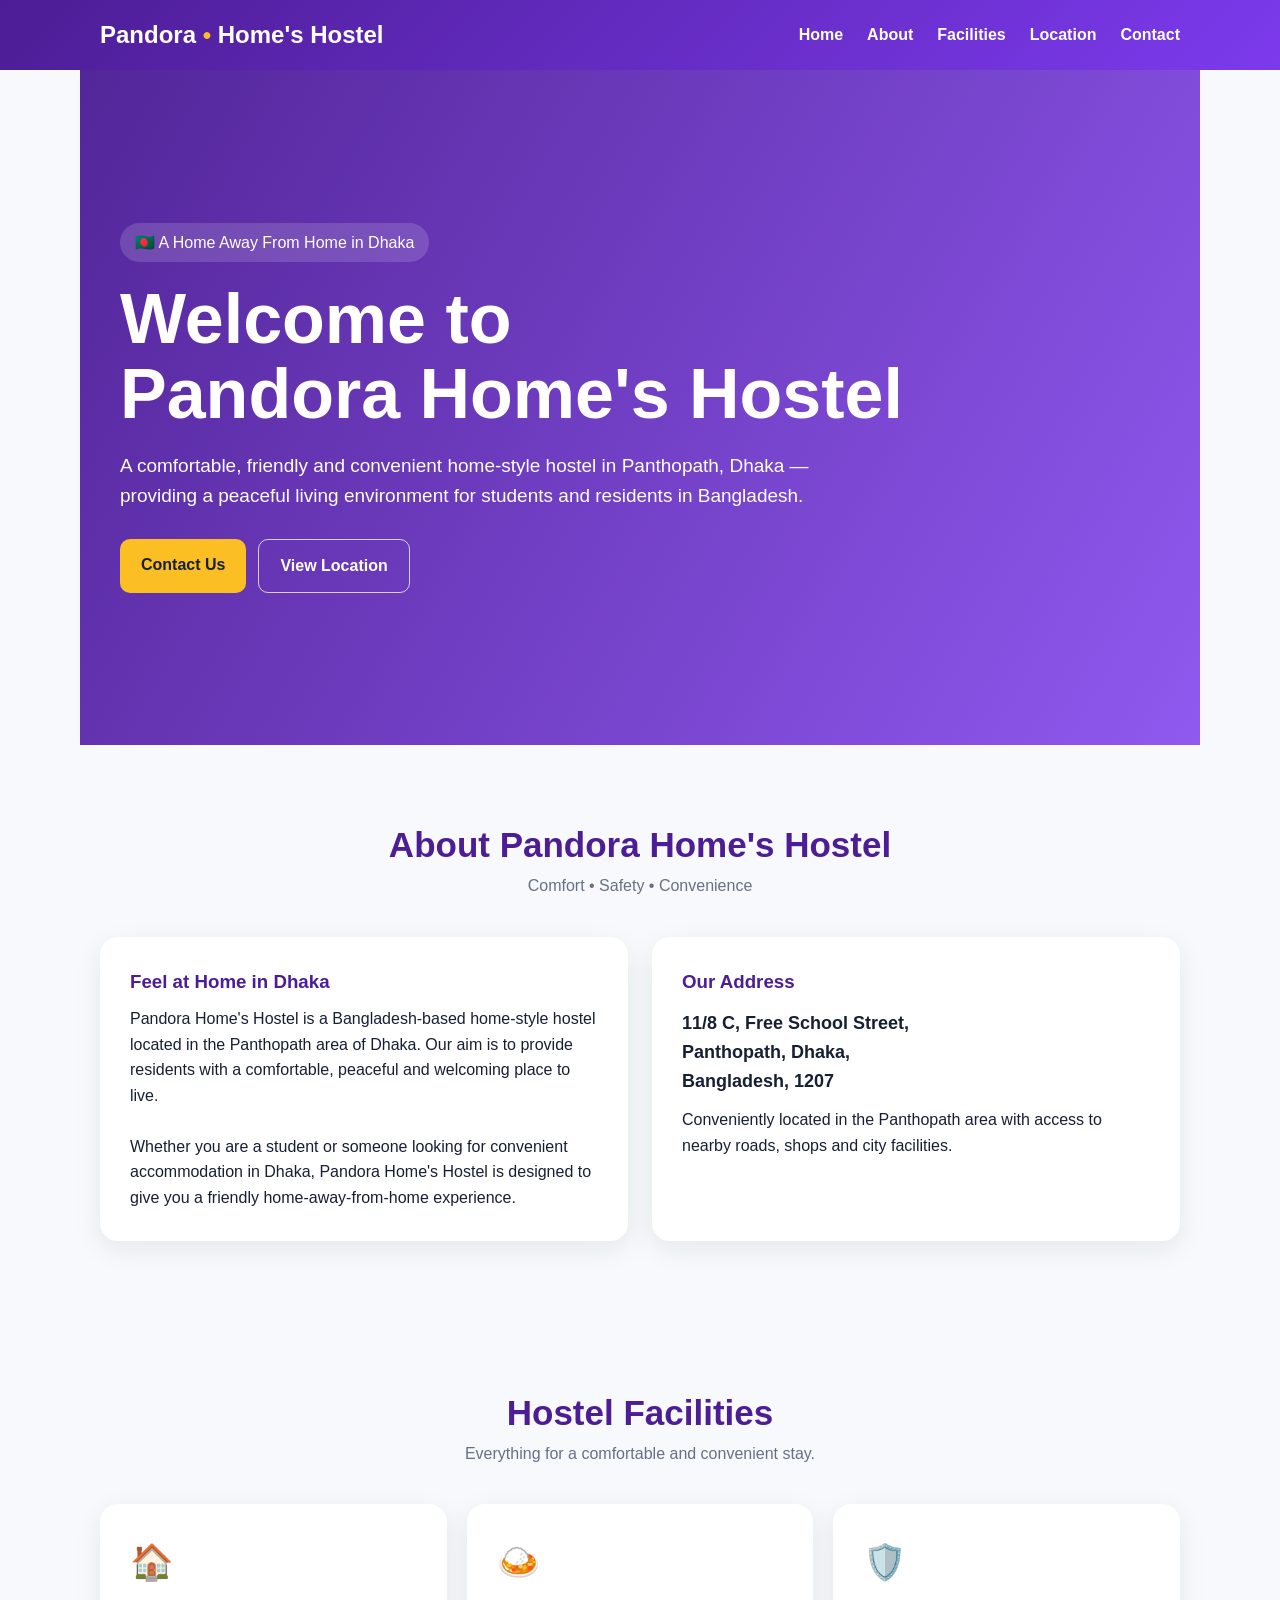
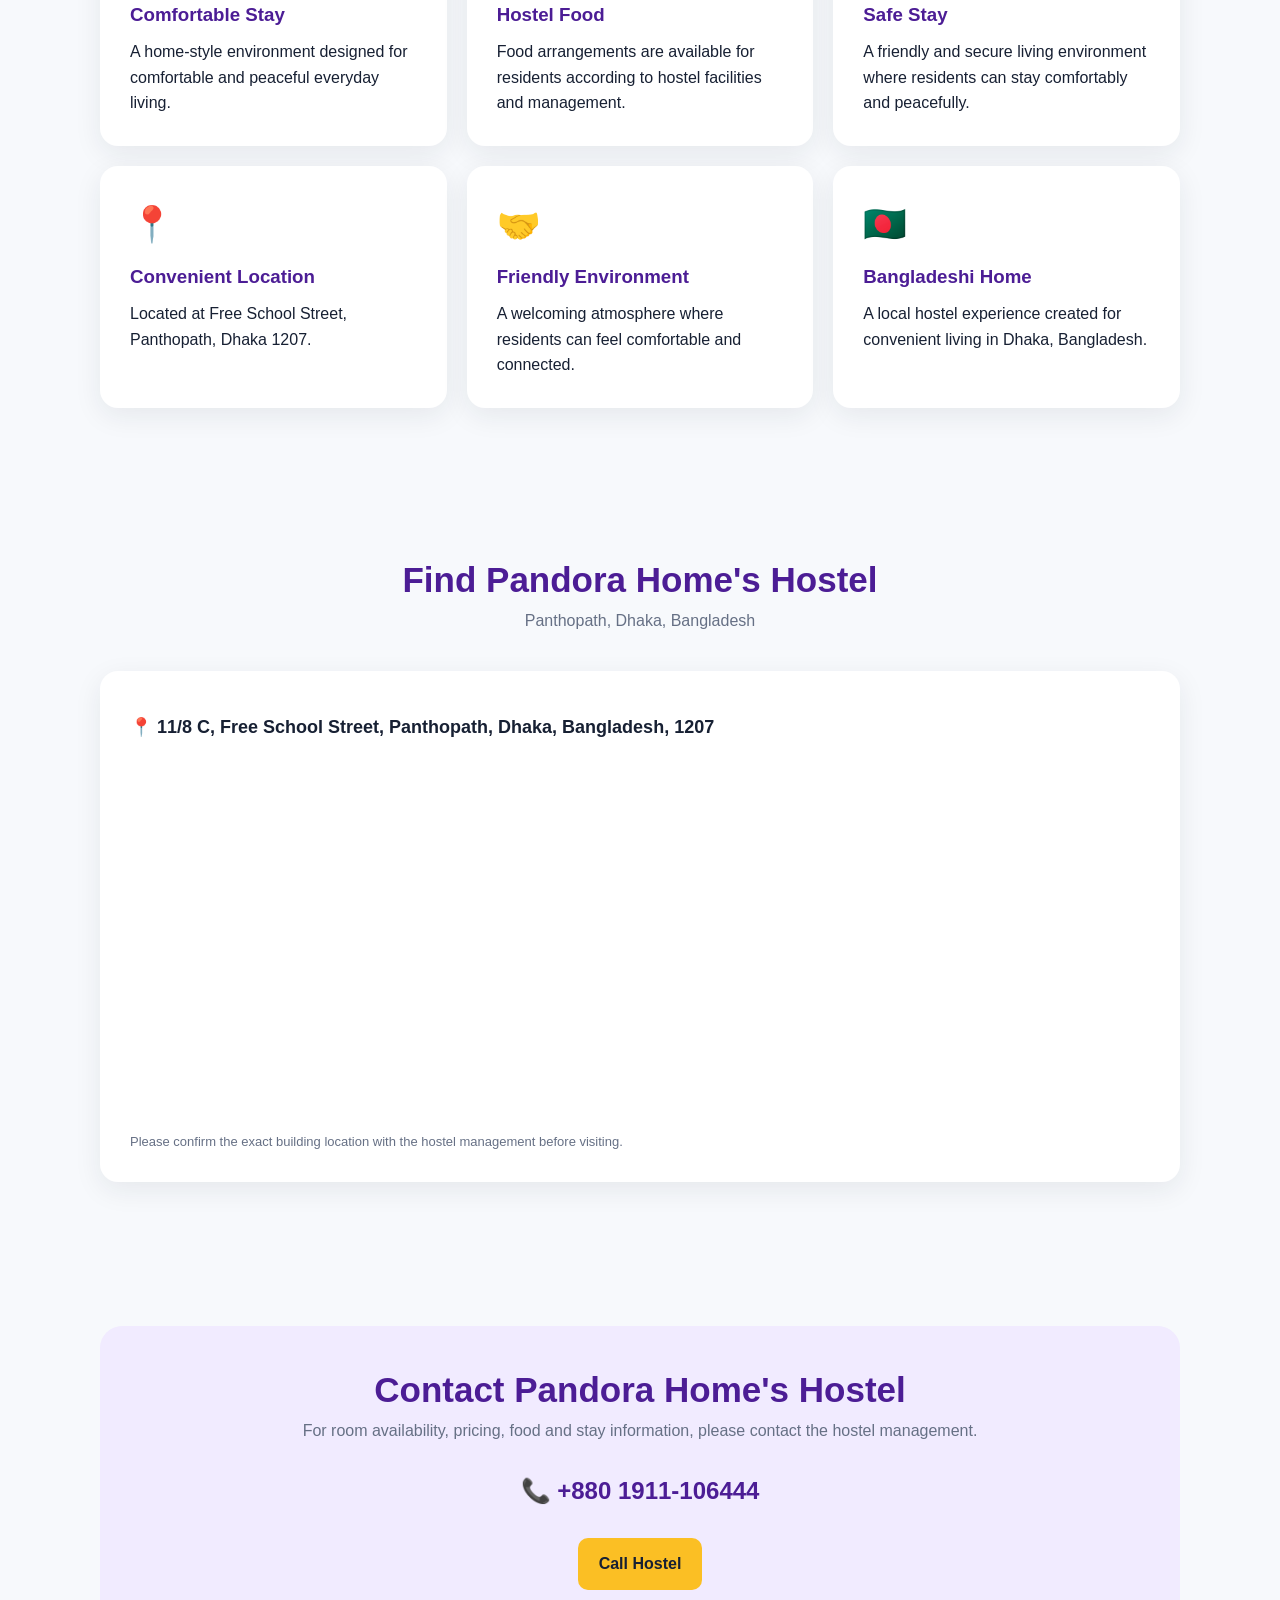
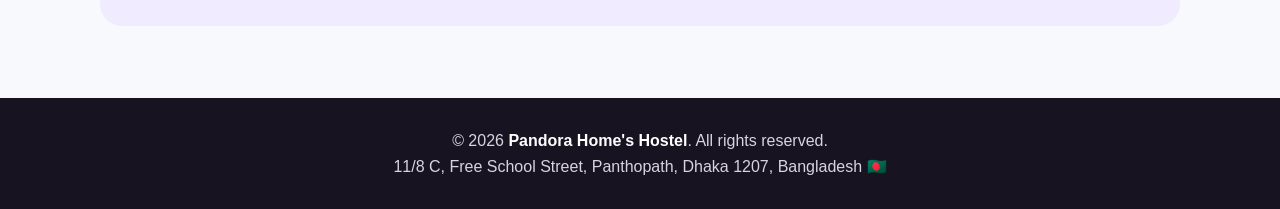
<file: index.html>
<!DOCTYPE html><html lang="en"><head><meta charset="UTF-8"><meta name="viewport" content="width=device-width,initial-scale=1.0"><meta name="description" content="Pandora Home's Hostel is a comfortable, safe and friendly home-style hostel in Panthopath, Dhaka, Bangladesh."><title>Pandora Home's Hostel | Panthopath, Dhaka</title><link rel="stylesheet" href="style.css">
</head><body><header><nav><div class="logo">Pandora <span>•</span> Home's Hostel</div><button class="menu" id="menuBtn" aria-label="Open navigation">☰</button><ul id="navLinks"><li><a href="#home">Home</a></li><li><a href="#about">About</a></li><li><a href="#facilities">Facilities</a></li><li><a href="#location">Location</a></li><li><a href="#contact">Contact</a></li></ul></nav></header><main><section class="hero" id="home"><div class="hero-inner"><div class="tag">🇧🇩 A Home Away From Home in Dhaka</div><h1>Welcome to<br>Pandora Home's Hostel</h1><p>A comfortable, friendly and convenient home-style hostel in Panthopath, Dhaka — providing a peaceful living environment for students and residents in Bangladesh.</p><div class="buttons"><a class="btn primary" href="#contact">Contact Us</a><a class="btn secondary" href="#location">View Location</a></div></div></section><section id="about"><div class="section-title"><h2>About Pandora Home's Hostel</h2><p>Comfort • Safety • Convenience</p></div><div class="about"><div class="panel"><h3>Feel at Home in Dhaka</h3><p>Pandora Home's Hostel is a Bangladesh-based home-style hostel located in the Panthopath area of Dhaka. Our aim is to provide residents with a comfortable, peaceful and welcoming place to live.</p><br><p>Whether you are a student or someone looking for convenient accommodation in Dhaka, Pandora Home's Hostel is designed to give you a friendly home-away-from-home experience.</p></div><div class="panel"><h3>Our Address</h3><p class="address">11/8 C, Free School Street,<br>Panthopath, Dhaka,<br>Bangladesh, 1207</p><p>Conveniently located in the Panthopath area with access to nearby roads, shops and city facilities.</p></div></div></section><section id="facilities"><div class="section-title"><h2>Hostel Facilities</h2><p>Everything for a comfortable and convenient stay.</p></div><div class="cards"><div class="card"><div class="icon">🏠</div><h3>Comfortable Stay</h3><p>A home-style environment designed for comfortable and peaceful everyday living.</p></div><div class="card"><div class="icon">🍛</div><h3>Hostel Food</h3><p>Food arrangements are available for residents according to hostel facilities and management.</p></div><div class="card"><div class="icon">🛡️</div><h3>Safe Stay</h3><p>A friendly and secure living environment where residents can stay comfortably and peacefully.</p></div><div class="card"><div class="icon">📍</div><h3>Convenient Location</h3><p>Located at Free School Street, Panthopath, Dhaka 1207.</p></div><div class="card"><div class="icon">🤝</div><h3>Friendly Environment</h3><p>A welcoming atmosphere where residents can feel comfortable and connected.</p></div><div class="card"><div class="icon">🇧🇩</div><h3>Bangladeshi Home</h3><p>A local hostel experience created for convenient living in Dhaka, Bangladesh.</p></div></div></section><section id="location"><div class="section-title"><h2>Find Pandora Home's Hostel</h2><p>Panthopath, Dhaka, Bangladesh</p></div><div class="panel"><p class="address">📍 11/8 C, Free School Street, Panthopath, Dhaka, Bangladesh, 1207</p><iframe class="map" src="https://www.google.com/maps?q=11%2F8%20C%2C%20Free%20School%20Street%2C%20Panthopath%2C%20Dhaka%201207&output=embed" loading="lazy" title="Pandora Home's Hostel location"></iframe><p class="notice">Please confirm the exact building location with the hostel management before visiting.</p></div></section><section id="contact"><div class="contact-box"><div class="section-title" style="margin-bottom:10px"><h2>Contact Pandora Home's Hostel</h2><p>For room availability, pricing, food and stay information, please contact the hostel management.</p></div><a class="phone" href="tel:+8801911106444">📞 +880 1911-106444</a><div class="buttons" style="justify-content:center"><a class="btn primary" href="tel:+8801911106444">Call Hostel</a></div></div></section></main><footer><p>© <span id="year"></span> <strong>Pandora Home's Hostel</strong>. All rights reserved.</p><p>11/8 C, Free School Street, Panthopath, Dhaka 1207, Bangladesh 🇧🇩</p></footer><script src="script.js"></script>
</file>
<file: style.css>
*{box-sizing:border-box;margin:0;padding:0}html{scroll-behavior:smooth}body{font-family:Arial,Helvetica,sans-serif;color:#172033;background:#f7f9fc;line-height:1.6}header{background:linear-gradient(135deg,#4c1d95,#7c3aed);color:#fff;position:sticky;top:0;z-index:1000}nav{max-width:1120px;margin:auto;padding:16px 20px;display:flex;justify-content:space-between;align-items:center}.logo{font-size:24px;font-weight:800}.logo span{color:#fbbf24}nav ul{display:flex;gap:24px;list-style:none}nav a{color:#fff;text-decoration:none;font-weight:600}.menu{display:none;background:none;border:0;color:#fff;font-size:27px}.hero{min-height:75vh;display:flex;align-items:center;background:linear-gradient(120deg,rgba(76,29,149,.96),rgba(124,58,237,.84));color:#fff}.hero-inner{max-width:1120px;margin:auto;padding:75px 20px;width:100%}.tag{display:inline-block;background:rgba(255,255,255,.15);padding:7px 15px;border-radius:30px;margin-bottom:20px}h1{font-size:clamp(40px,7vw,70px);line-height:1.06;margin-bottom:20px}.hero p{max-width:700px;font-size:19px}.buttons{display:flex;gap:12px;margin-top:28px;flex-wrap:wrap}.btn{padding:13px 21px;border-radius:10px;text-decoration:none;font-weight:700;display:inline-block}.primary{background:#fbbf24;color:#172033}.secondary{border:1px solid rgba(255,255,255,.75);color:#fff}section{max-width:1120px;margin:auto;padding:72px 20px}.section-title{text-align:center;margin-bottom:38px}.section-title h2{font-size:35px;color:#4c1d95}.section-title p{color:#667085}.about{display:grid;grid-template-columns:1fr 1fr;gap:24px}.panel,.card{background:#fff;padding:30px;border-radius:18px;box-shadow:0 8px 28px rgba(23,32,51,.08)}.panel h3,.card h3{color:#4c1d95;margin-bottom:9px}.address{font-size:18px;font-weight:600;margin:12px 0}.cards{display:grid;grid-template-columns:repeat(3,1fr);gap:20px}.icon{font-size:35px;margin-bottom:10px}.contact-box{background:#f1ebff;border-radius:22px;padding:36px;text-align:center}.phone{display:inline-block;margin-top:18px;font-size:24px;font-weight:800;color:#4c1d95;text-decoration:none}.map{width:100%;height:340px;border:0;border-radius:16px;margin-top:18px}.notice{margin-top:12px;color:#667085;font-size:13px}footer{background:#171321;color:#d8d4df;text-align:center;padding:30px 20px}footer strong{color:#fff}@media(max-width:760px){nav ul{display:none;position:absolute;top:64px;left:0;right:0;background:#4c1d95;padding:18px 20px;flex-direction:column;gap:15px}nav ul.show{display:flex}.menu{display:block}.about,.cards{grid-template-columns:1fr}.hero{min-height:68vh}}
</file>
